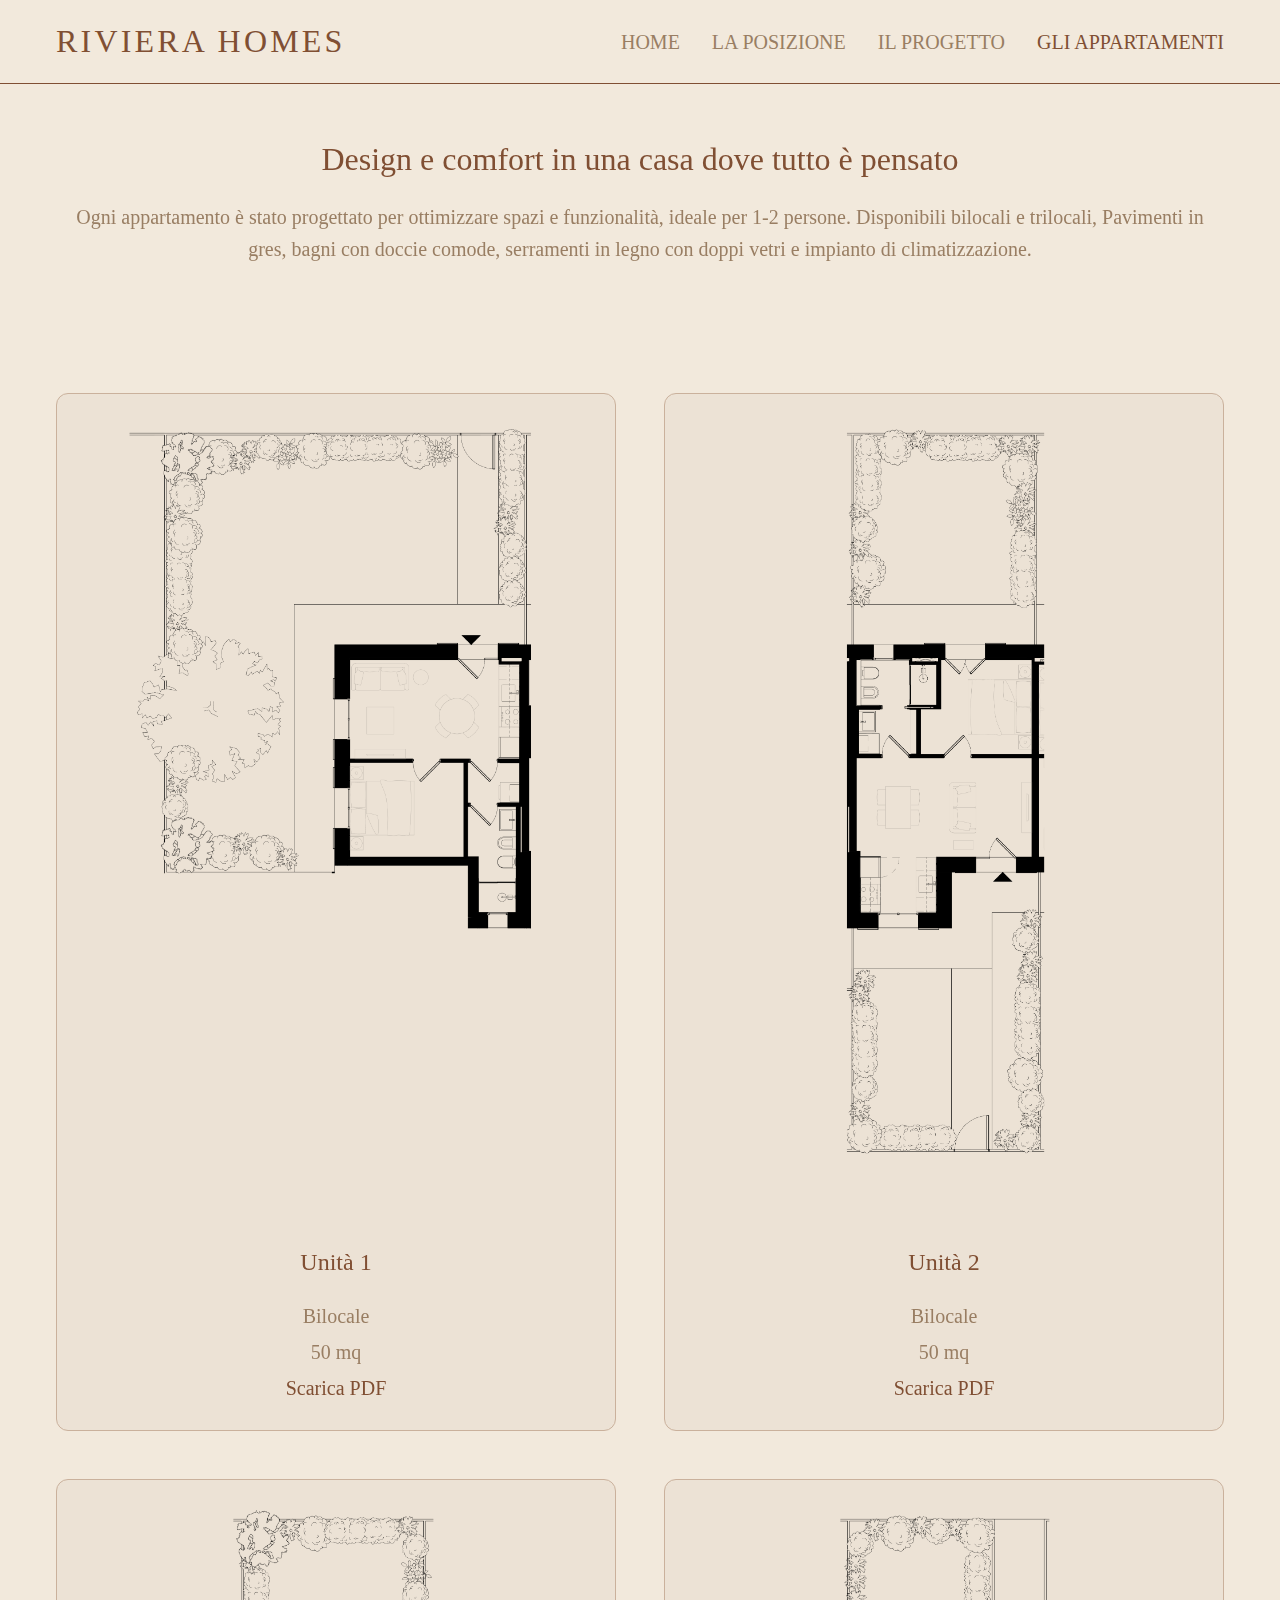
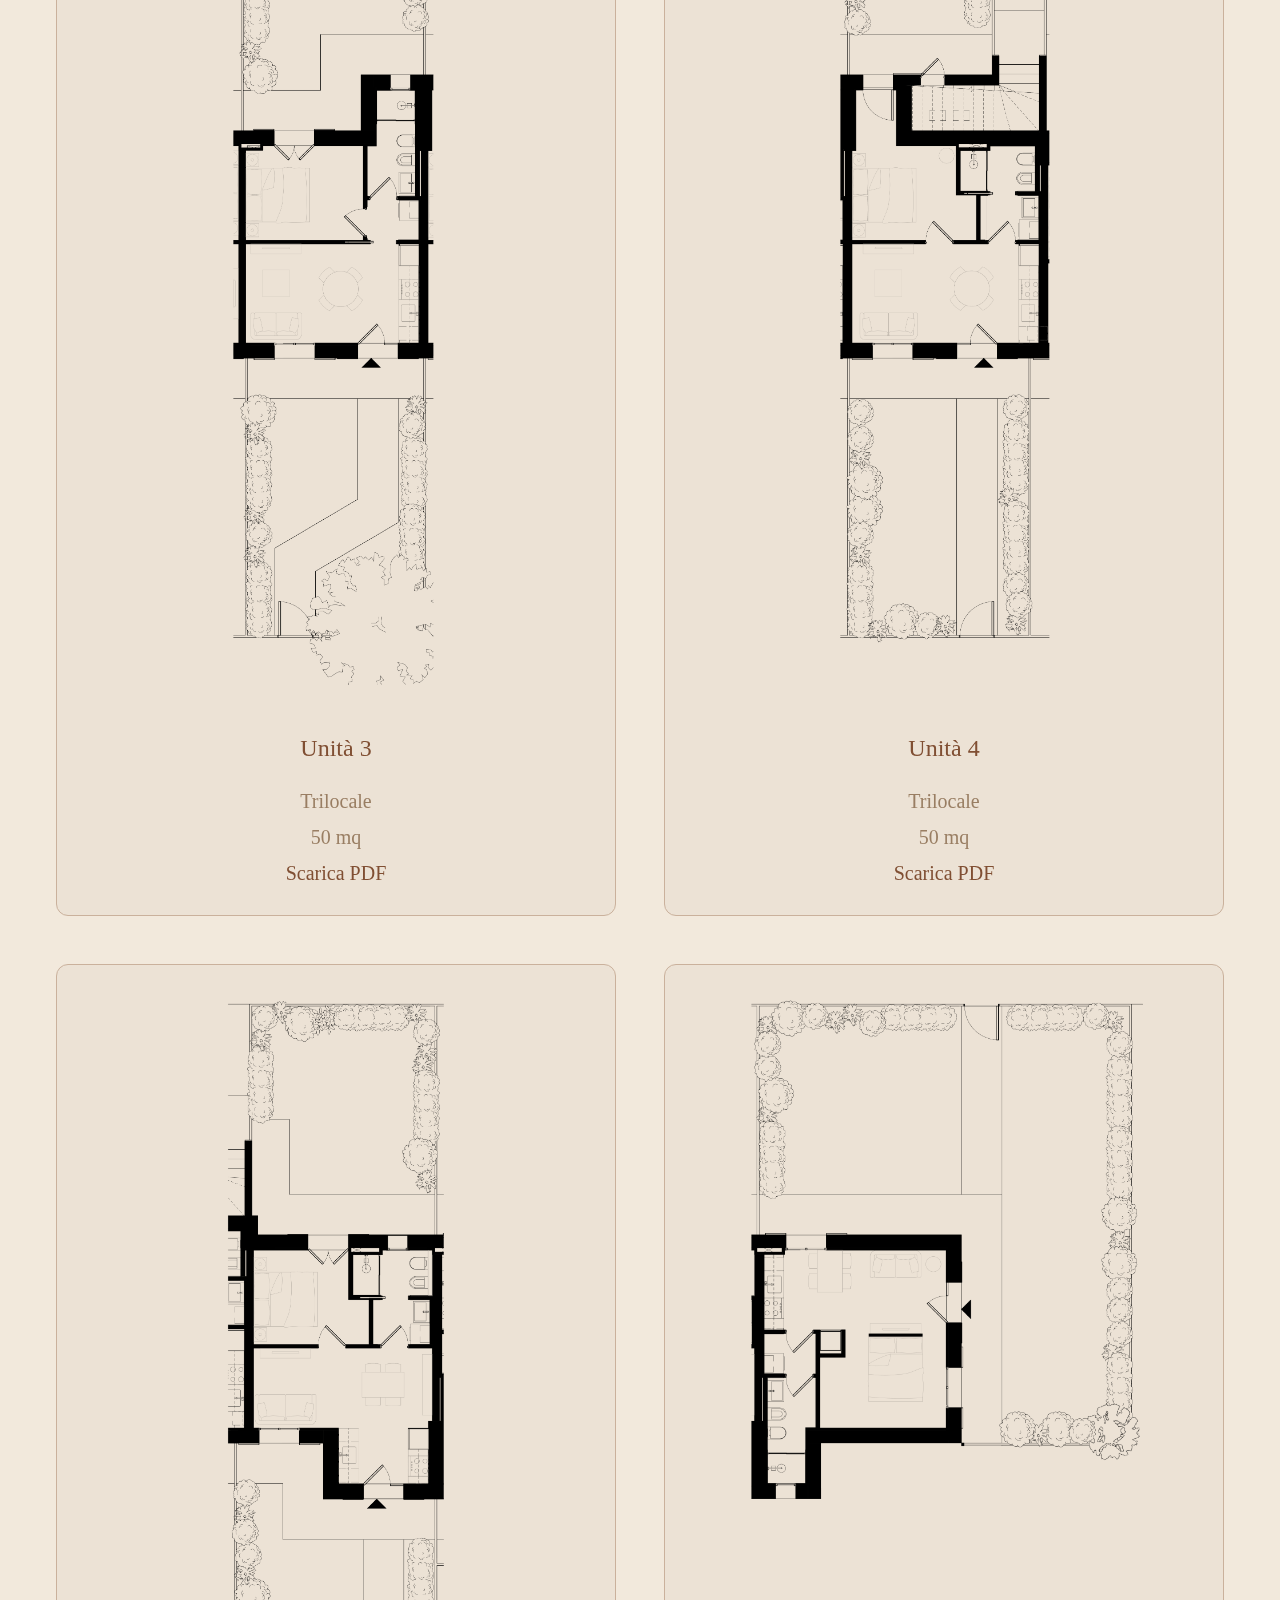
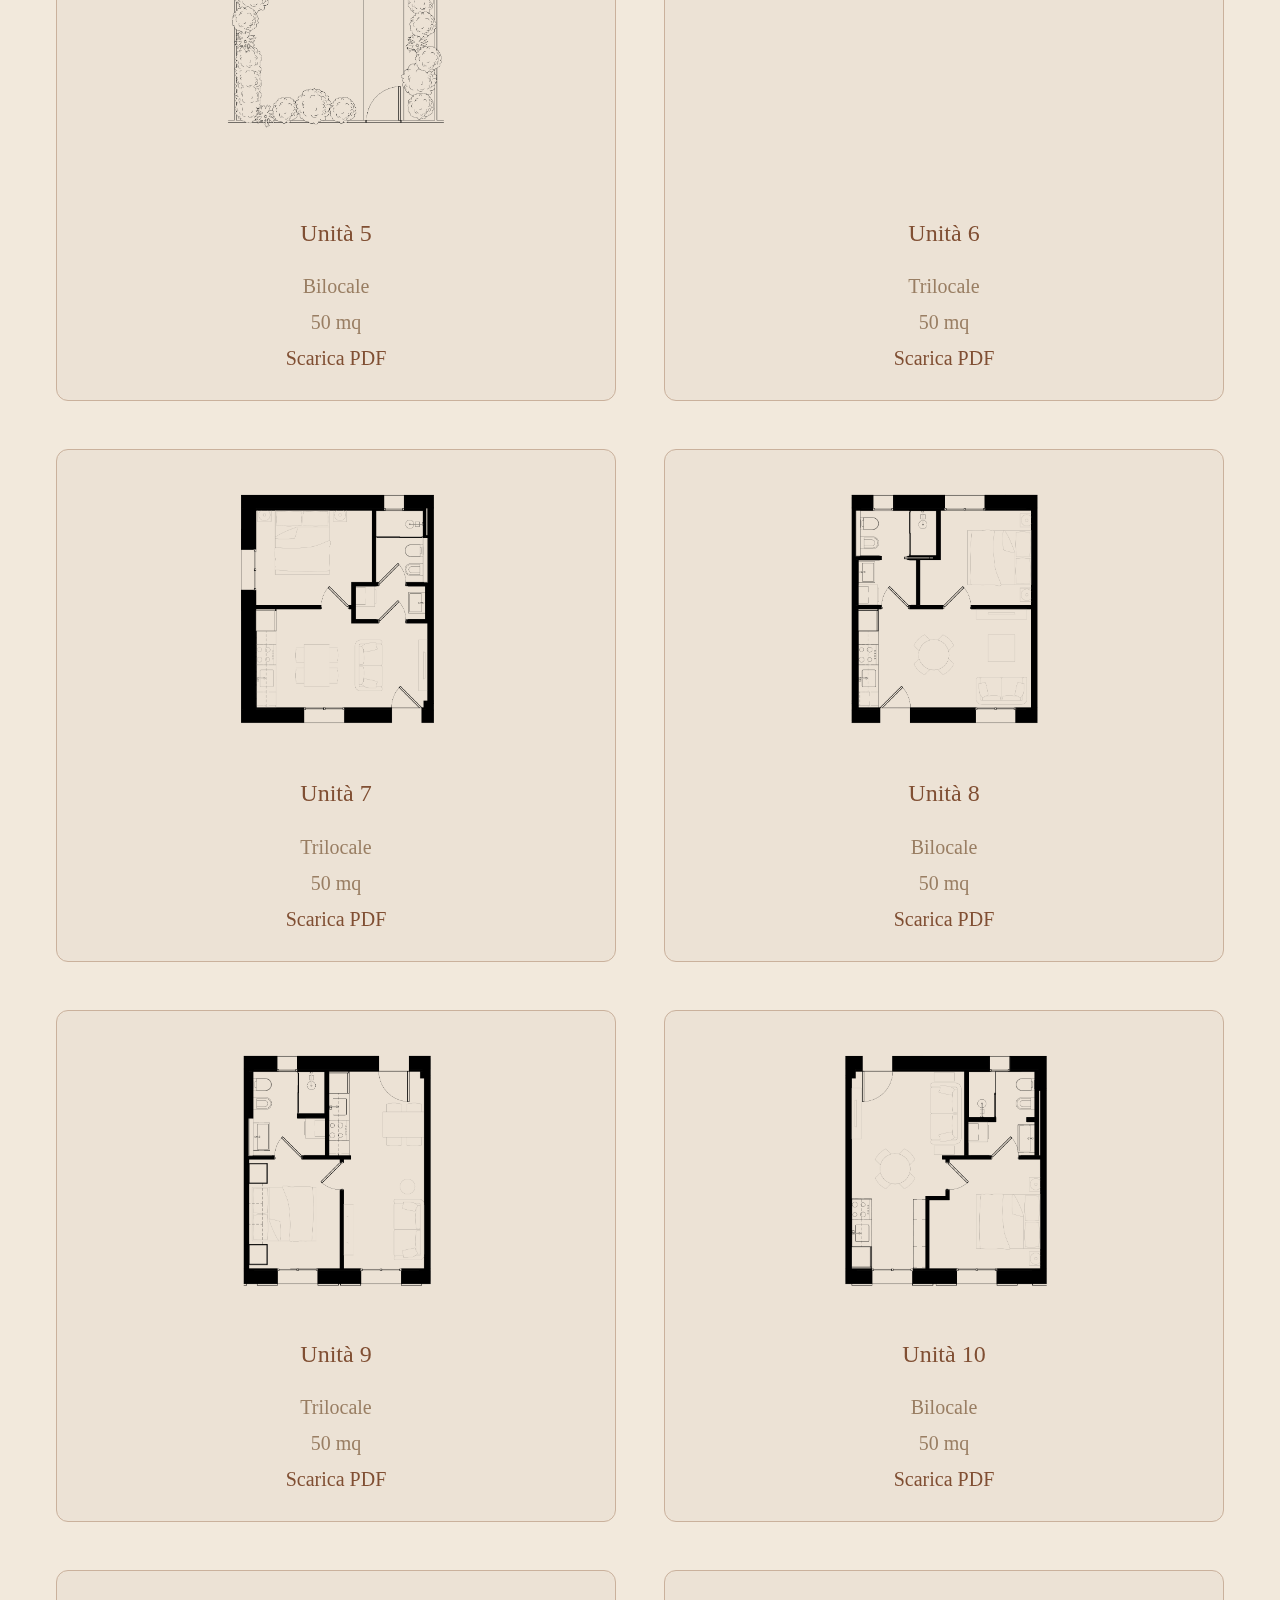
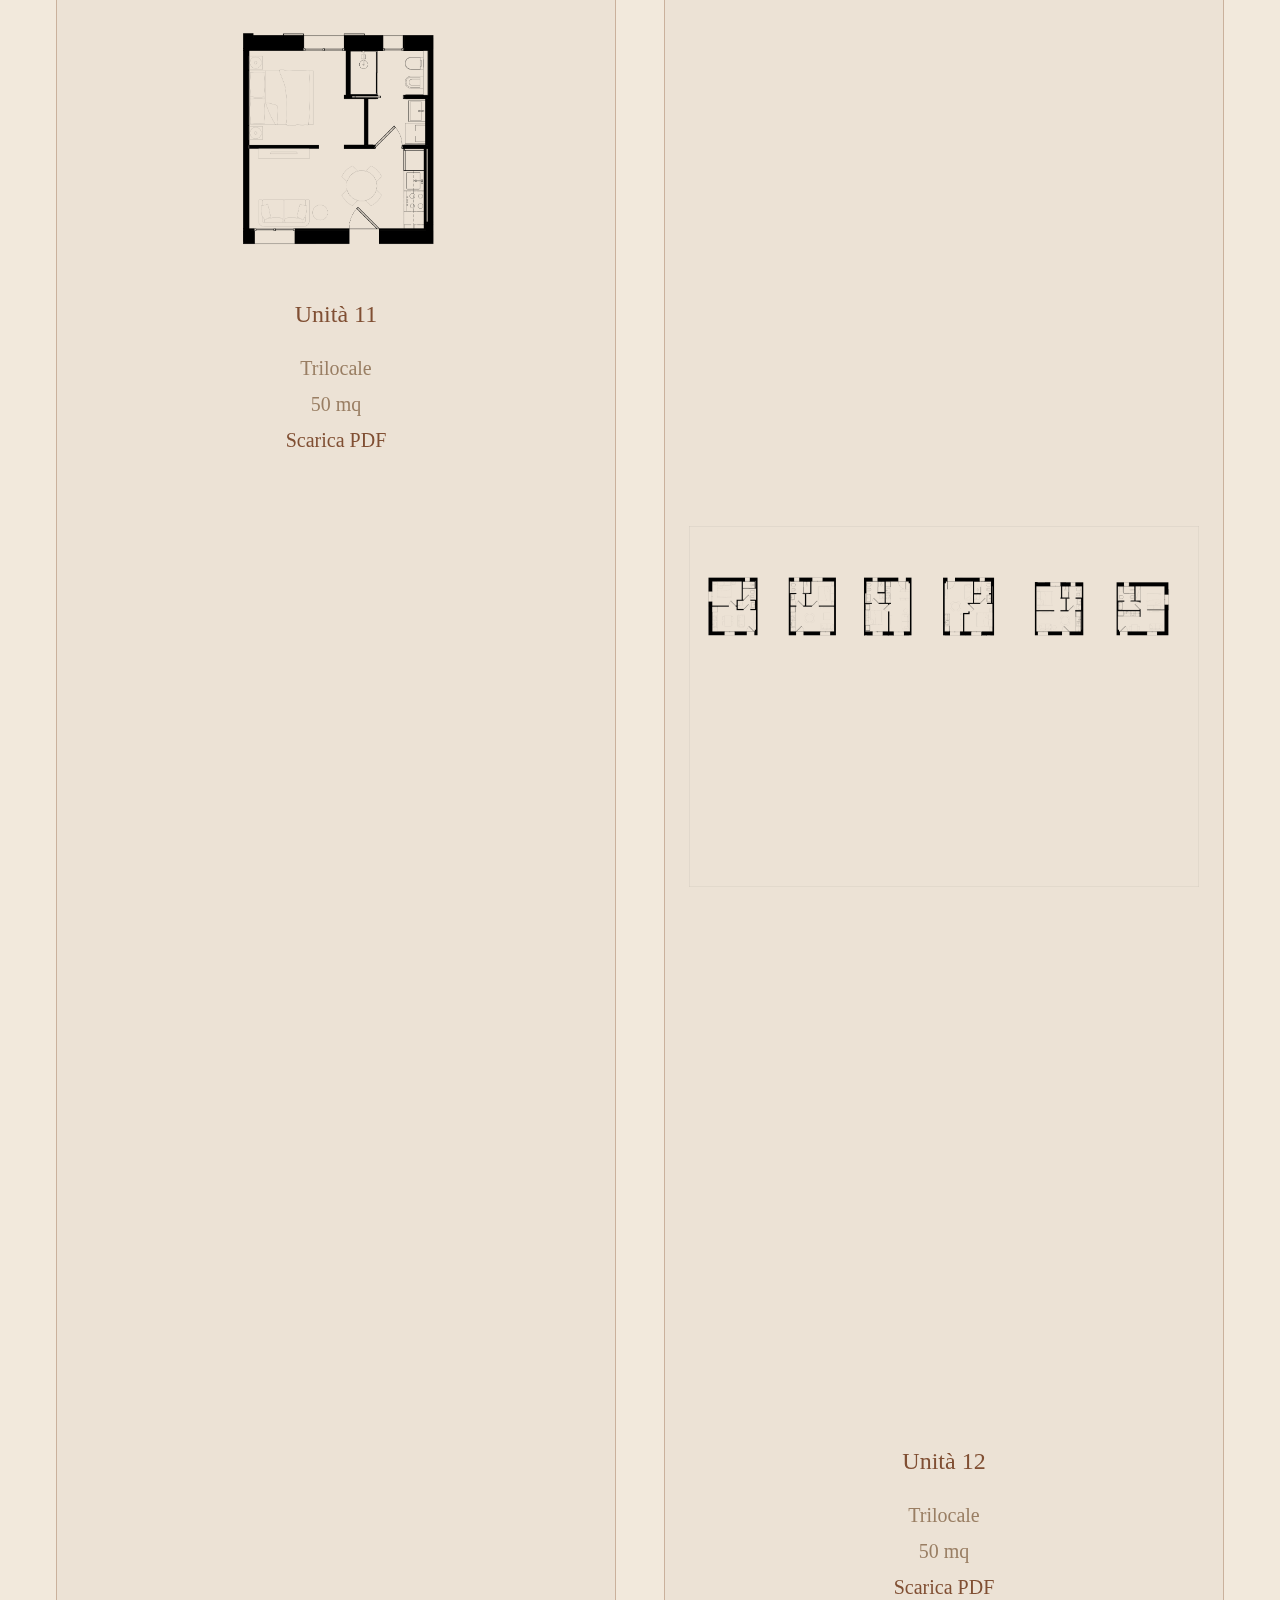
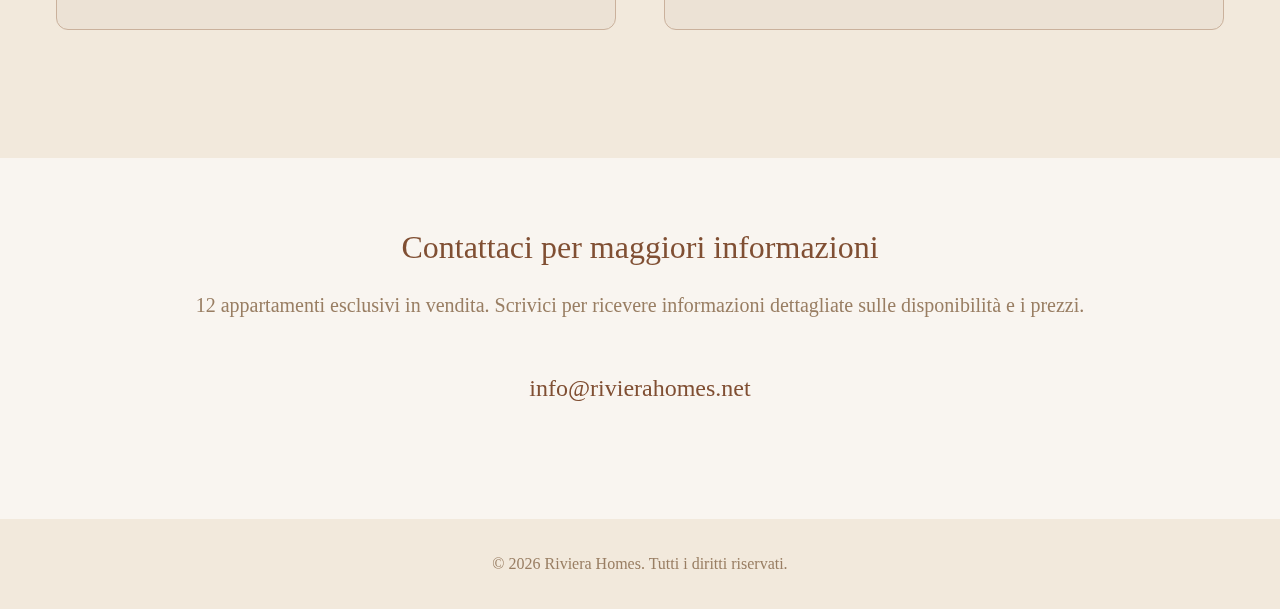
<file: appartamenti.html>
<!doctype html>
<html lang="it">
    <head>
        <meta charset="UTF-8" />
        <meta name="viewport" content="width=device-width, initial-scale=1.0" />
        <title>Gli Appartamenti - Riviera Homes</title>
        <link rel="stylesheet" href="styles.css" />
    </head>
    <body>
        <header>
            <nav class="navbar">
                <div class="container">
                    <div class="nav-wrapper">
                        <div class="logo">
                            <a href="index.html">RIVIERA HOMES</a>
                        </div>
                        <button class="menu-toggle" aria-label="Toggle menu">
                            <span></span>
                            <span></span>
                            <span></span>
                        </button>
                        <ul class="nav-menu">
                            <li><a href="index.html">Home</a></li>
                            <li><a href="posizione.html">La Posizione</a></li>
                            <li><a href="progetto.html">Il Progetto</a></li>
                            <li>
                                <a href="appartamenti.html" class="active"
                                    >Gli Appartamenti</a
                                >
                            </li>
                        </ul>
                    </div>
                </div>
            </nav>
        </header>

        <section class="page-header">
            <div class="container">
                <h2>Design e comfort in una casa dove tutto è pensato</h2>
                <p>
                    Ogni appartamento è stato progettato per ottimizzare spazi e
                    funzionalità, ideale per 1-2 persone. Disponibili bilocali e
                    trilocali, Pavimenti in gres, bagni con doccie comode,
                    serramenti in legno con doppi vetri e impianto di
                    climatizzazione.
                </p>
            </div>
        </section>

        <section class="intro-section">
            <div class="container">
                <div class="units-grid">
                    <div class="unit-card">
                        <img
                            src="images/pianta_1.png"
                            alt="Planimetria Unità 1"
                            class="unit-image"
                        />
                        <h3>Unità 1</h3>
                        <p class="unit-info">
                            Bilocale<br />
                            50 mq<br />
                            <a href="pdf/Unita_1.pdf" class="pdf-link"
                                >Scarica PDF</a
                            >
                        </p>
                    </div>

                    <div class="unit-card">
                        <img
                            src="images/pianta_2.png"
                            alt="Planimetria Unità 2"
                            class="unit-image"
                        />
                        <h3>Unità 2</h3>
                        <p class="unit-info">
                            Bilocale<br />
                            50 mq<br />
                            <a href="pdf/Unita_2.pdf" class="pdf-link"
                                >Scarica PDF</a
                            >
                        </p>
                    </div>

                    <div class="unit-card">
                        <img
                            src="images/pianta_3.png"
                            alt="Planimetria Unità 3"
                            class="unit-image"
                        />
                        <h3>Unità 3</h3>
                        <p class="unit-info">
                            Trilocale<br />
                            50 mq<br />
                            <a href="pdf/Unita_3.pdf" class="pdf-link"
                                >Scarica PDF</a
                            >
                        </p>
                    </div>

                    <div class="unit-card">
                        <img
                            src="images/pianta_4.png"
                            alt="Planimetria Unità 4"
                            class="unit-image"
                        />
                        <h3>Unità 4</h3>
                        <p class="unit-info">
                            Trilocale<br />
                            50 mq<br />
                            <a href="pdf/Unita_4.pdf" class="pdf-link"
                                >Scarica PDF</a
                            >
                        </p>
                    </div>

                    <div class="unit-card">
                        <img
                            src="images/pianta_5.png"
                            alt="Planimetria Unità 5"
                            class="unit-image"
                        />
                        <h3>Unità 5</h3>
                        <p class="unit-info">
                            Bilocale<br />
                            50 mq<br />
                            <a href="pdf/Unita_5.pdf" class="pdf-link"
                                >Scarica PDF</a
                            >
                        </p>
                    </div>

                    <div class="unit-card">
                        <img
                            src="images/pianta_6.png"
                            alt="Planimetria Unità 6"
                            class="unit-image"
                        />
                        <h3>Unità 6</h3>
                        <p class="unit-info">
                            Trilocale<br />
                            50 mq<br />
                            <a href="pdf/Unita_6.pdf" class="pdf-link"
                                >Scarica PDF</a
                            >
                        </p>
                    </div>

                    <div class="unit-card">
                        <img
                            src="images/pianta_7.png"
                            alt="Planimetria Unità 7"
                            class="unit-image unit-image-small"
                        />
                        <h3>Unità 7</h3>
                        <p class="unit-info">
                            Trilocale<br />
                            50 mq<br />
                            <a href="pdf/Unita_7.pdf" class="pdf-link"
                                >Scarica PDF</a
                            >
                        </p>
                    </div>

                    <div class="unit-card">
                        <img
                            src="images/pianta_8.png"
                            alt="Planimetria Unità 8"
                            class="unit-image unit-image-small"
                        />
                        <h3>Unità 8</h3>
                        <p class="unit-info">
                            Bilocale<br />
                            50 mq<br />
                            <a href="pdf/Unita_8.pdf" class="pdf-link"
                                >Scarica PDF</a
                            >
                        </p>
                    </div>

                    <div class="unit-card">
                        <img
                            src="images/pianta_9.png"
                            alt="Planimetria Unità 9"
                            class="unit-image unit-image-small"
                        />
                        <h3>Unità 9</h3>
                        <p class="unit-info">
                            Trilocale<br />
                            50 mq<br />
                            <a href="pdf/Unita_9.pdf" class="pdf-link"
                                >Scarica PDF</a
                            >
                        </p>
                    </div>

                    <div class="unit-card">
                        <img
                            src="images/pianta_10.png"
                            alt="Planimetria Unità 10"
                            class="unit-image unit-image-small"
                        />
                        <h3>Unità 10</h3>
                        <p class="unit-info">
                            Bilocale<br />
                            50 mq<br />
                            <a href="pdf/Unita_10.pdf" class="pdf-link"
                                >Scarica PDF</a
                            >
                        </p>
                    </div>

                    <div class="unit-card">
                        <img
                            src="images/pianta_11.png"
                            alt="Planimetria Unità 11"
                            class="unit-image unit-image-small"
                        />
                        <h3>Unità 11</h3>
                        <p class="unit-info">
                            Trilocale<br />
                            50 mq<br />
                            <a href="pdf/Unita_11.pdf" class="pdf-link"
                                >Scarica PDF</a
                            >
                        </p>
                    </div>

                    <div class="unit-card">
                        <img
                            src="images/pianta_12.png"
                            alt="Planimetria Unità 12"
                            class="unit-image unit-image-large"
                        />
                        <h3>Unità 12</h3>
                        <p class="unit-info">
                            Trilocale<br />
                            50 mq<br />
                            <a href="pdf/Unita_12.pdf" class="pdf-link"
                                >Scarica PDF</a
                            >
                        </p>
                    </div>
                </div>
            </div>
        </section>

        <section id="bottom" class="bottom-section">
            <div class="container">
                <h2>Contattaci per maggiori informazioni</h2>
                <p>
                    12 appartamenti esclusivi in vendita. Scrivici per ricevere
                    informazioni dettagliate sulle disponibilità e i prezzi.
                </p>
                <p class="contact-info">
                    <a
                        href="#"
                        class="email-link"
                        data-user="info"
                        data-domain="rivierahomes"
                        data-tld="net"
                    ></a>
                </p>
            </div>
        </section>

        <footer>
            <div class="container">
                <p>&copy; 2026 Riviera Homes. Tutti i diritti riservati.</p>
            </div>
        </footer>

        <script src="script.js"></script>
    </body>
</html>
</file>
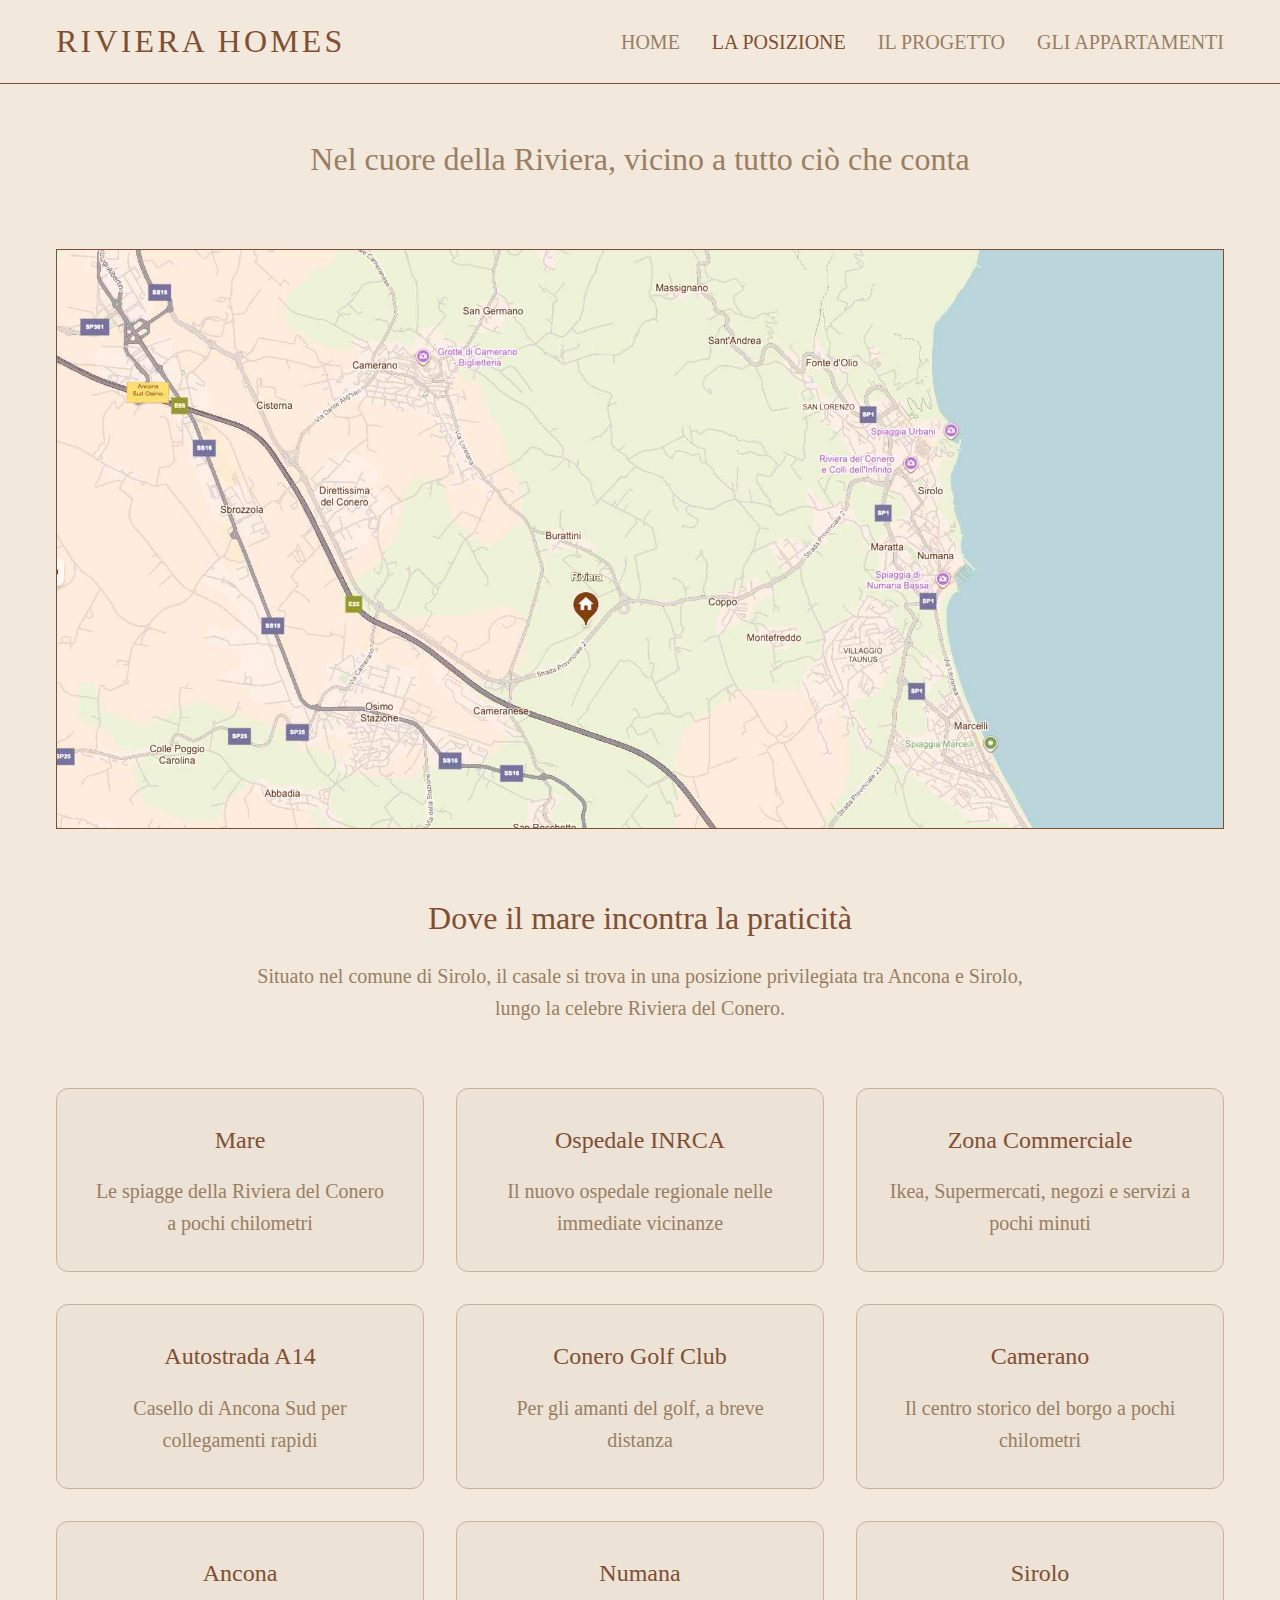
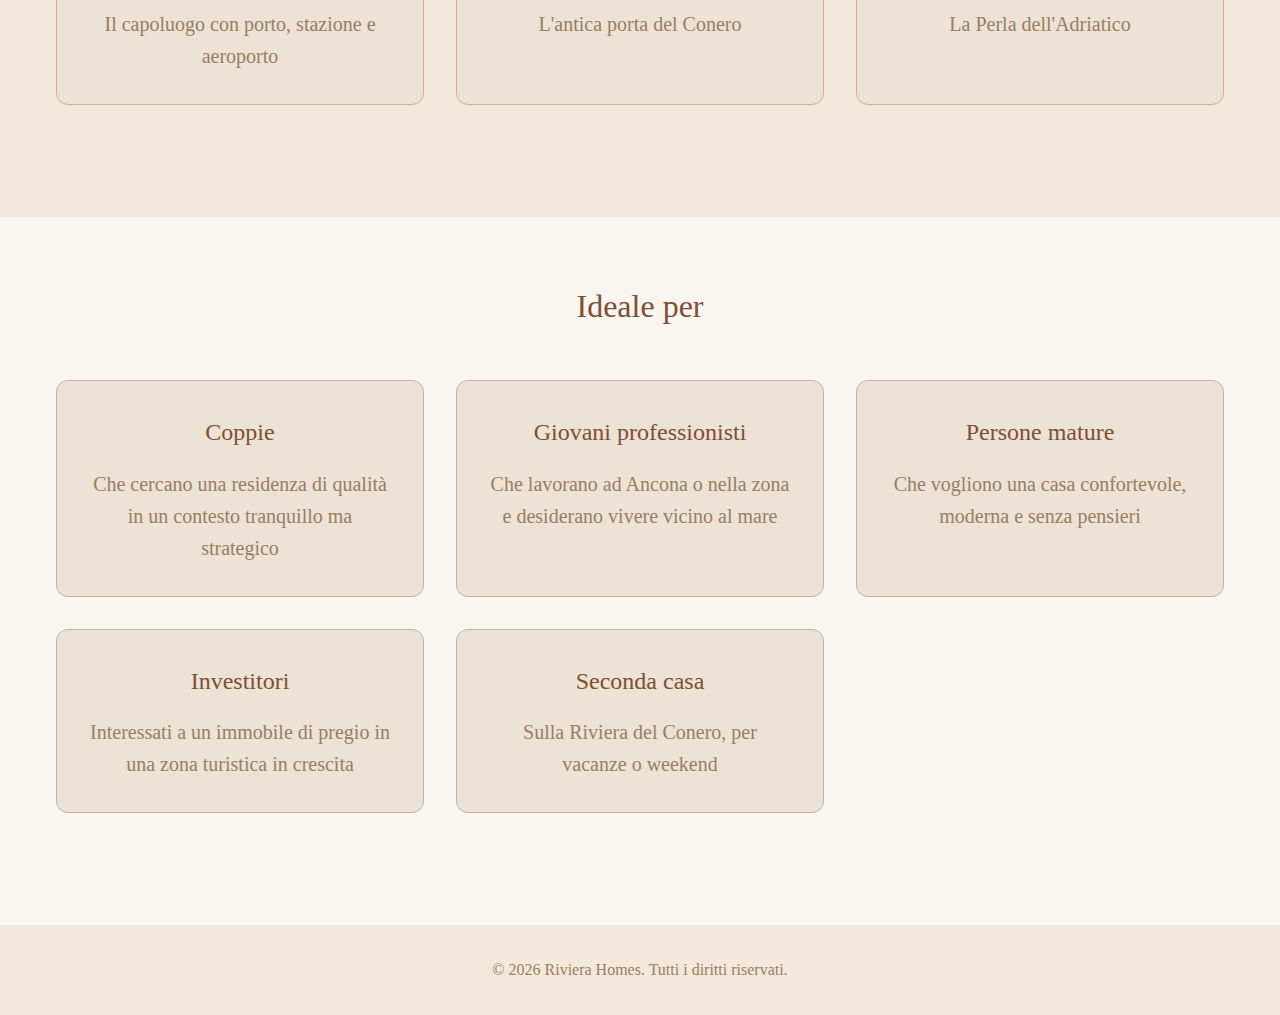
<file: posizione.html>
<!doctype html>
<html lang="it">
    <head>
        <meta charset="UTF-8" />
        <meta name="viewport" content="width=device-width, initial-scale=1.0" />
        <title>La Posizione - Riviera Homes</title>
        <link rel="stylesheet" href="styles.css" />
    </head>
    <body>
        <header>
        <nav class="navbar">
            <div class="container">
                <div class="nav-wrapper">
                    <div class="logo">
                        <a href="index.html">RIVIERA HOMES</a>
                    </div>
                    <button class="menu-toggle" aria-label="Toggle menu">
                        <span></span>
                        <span></span>
                        <span></span>
                    </button>
                    <ul class="nav-menu">
                        <li><a href="index.html">Home</a></li>
                        <li>
                            <a href="posizione.html" class="active"
                                >La Posizione</a
                            >
                        </li>
                        <li><a href="progetto.html">Il Progetto</a></li>
                        <li>
                            <a href="appartamenti.html">Gli Appartamenti</a>
                        </li>
                    </ul>
                </div>
            </div>
        </nav>
        </header>

        <section class="page-header">
            <div class="container">
                <p class="tagline">
                    Nel cuore della Riviera, vicino a tutto ciò che conta
                </p>
                <img src="images/mappa.jpg" alt="Mappa" class="image" />
            </div>
        </section>
        <section class="intro-section">
            <div class="container">
                <h2>Dove il mare incontra la praticità</h2>
                <p>
                    Situato nel comune di Sirolo, il casale si trova in una
                    posizione privilegiata tra Ancona e Sirolo, lungo la celebre
                    Riviera del Conero.
                </p>

                <div class="features-grid">
                    <div class="feature">
                        <h3>Mare</h3>
                        <p>
                            Le spiagge della Riviera del Conero a pochi
                            chilometri
                        </p>
                    </div>
                    <div class="feature">
                        <h3>Ospedale INRCA</h3>
                        <p>
                            Il nuovo ospedale regionale nelle immediate
                            vicinanze
                        </p>
                    </div>
                    <div class="feature">
                        <h3>Zona Commerciale</h3>
                        <p>
                            Ikea, Supermercati, negozi e servizi a pochi minuti
                        </p>
                    </div>
                    <div class="feature">
                        <h3>Autostrada A14</h3>
                        <p>Casello di Ancona Sud per collegamenti rapidi</p>
                    </div>
                    <div class="feature">
                        <h3>Conero Golf Club</h3>
                        <p>Per gli amanti del golf, a breve distanza</p>
                    </div>
                    <div class="feature">
                        <h3>Camerano</h3>
                        <p>Il centro storico del borgo a pochi chilometri</p>
                    </div>
                    <div class="feature">
                        <h3>Ancona</h3>
                        <p>Il capoluogo con porto, stazione e aeroporto</p>
                    </div>
                    <div class="feature">
                        <h3>Numana</h3>
                        <p>L'antica porta del Conero</p>
                    </div>
                    <div class="feature">
                        <h3>Sirolo</h3>
                        <p>La Perla dell'Adriatico</p>
                    </div>
                </div>
        </section>
        <section id="bottom" class="bottom-section">
                <div class="container">
                    <h2>Ideale per</h2>
                    <div class="features-grid">
                        <div class="feature">
                            <h3>Coppie</h3>
                            <p>
                                Che cercano una residenza di qualità in un
                                contesto tranquillo ma strategico
                            </p>
                        </div>
                        <div class="feature">
                            <h3>Giovani professionisti</h3>
                            <p>
                                Che lavorano ad Ancona o nella zona e desiderano
                                vivere vicino al mare
                            </p>
                        </div>
                        <div class="feature">
                            <h3>Persone mature</h3>
                            <p>
                                Che vogliono una casa confortevole, moderna e
                                senza pensieri
                            </p>
                        </div>
                        <div class="feature">
                            <h3>Investitori</h3>
                            <p>
                                Interessati a un immobile di pregio in una zona
                                turistica in crescita
                            </p>
                        </div>
                        <div class="feature">
                            <h3>Seconda casa</h3>
                            <p>
                                Sulla Riviera del Conero, per vacanze o weekend
                            </p>
                        </div>
                    </div>
                </div>
            </div>
        </section>

        <footer>
            <div class="container">
                <p>&copy; 2026 Riviera Homes. Tutti i diritti riservati.</p>
            </div>
        </footer>

        <script src="script.js"></script>
    </body>
</html>
</file>
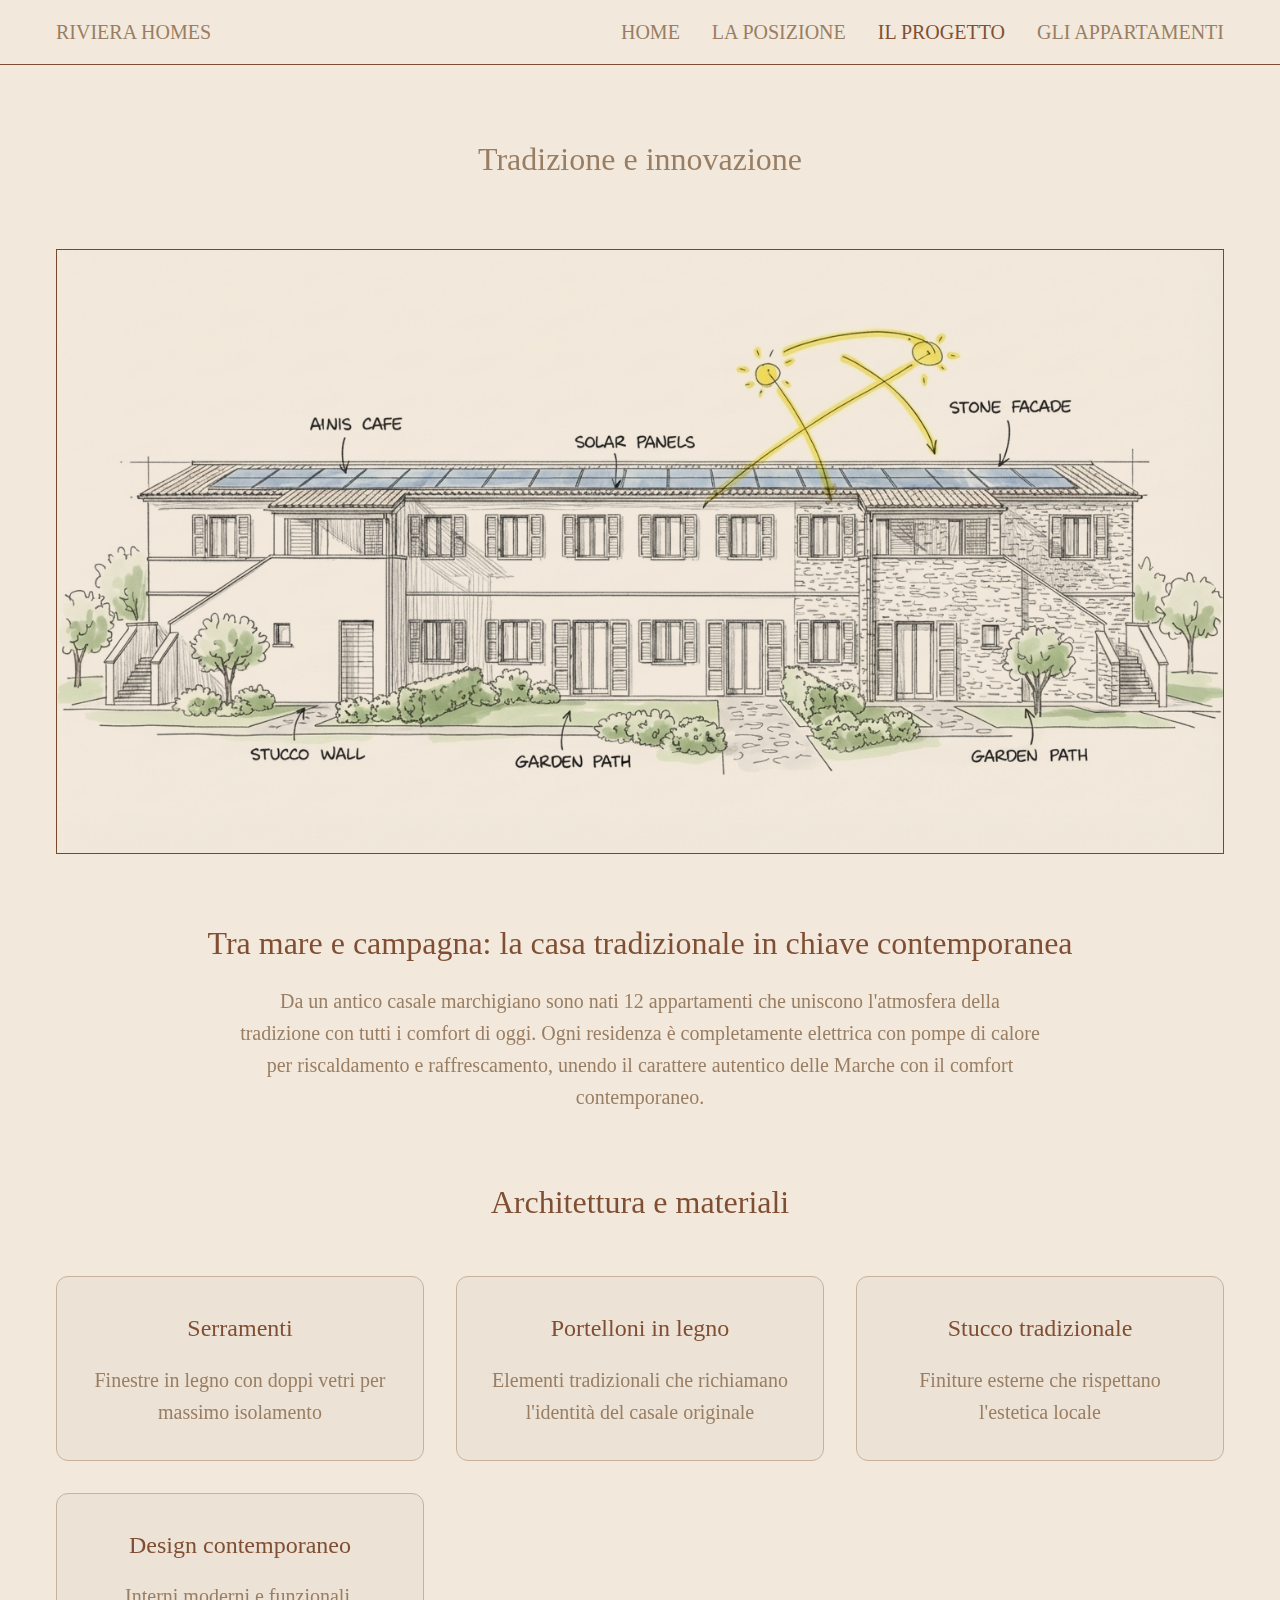
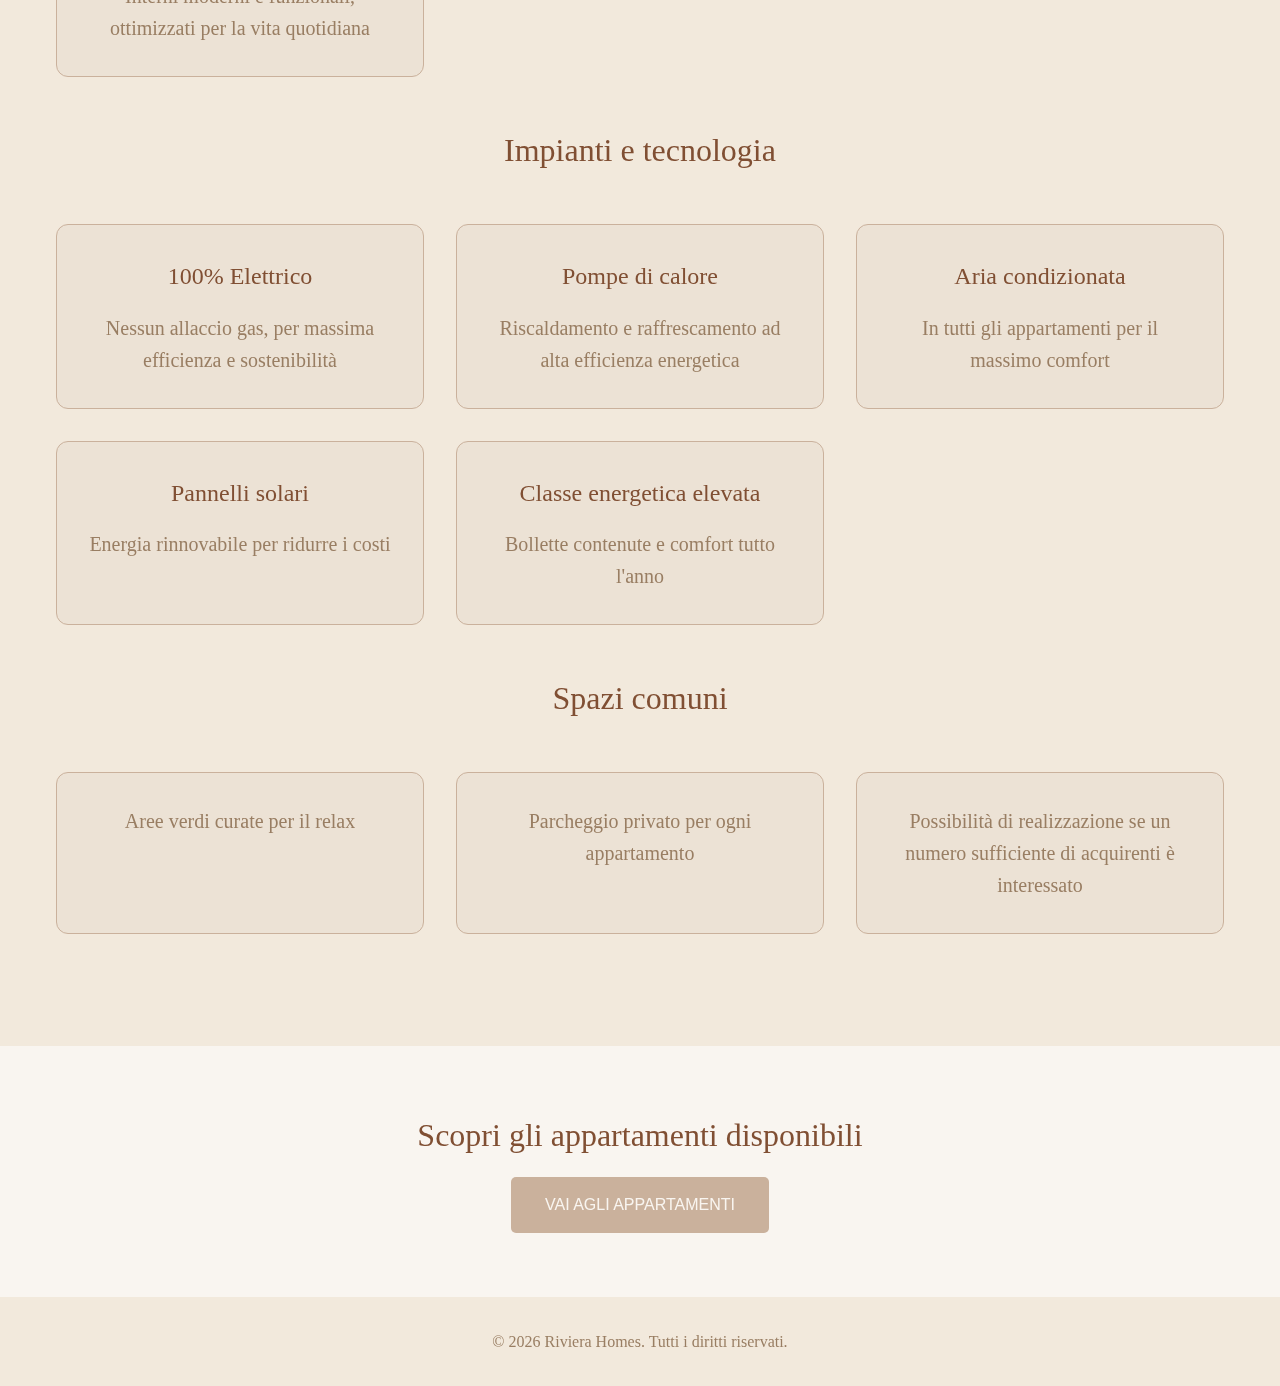
<file: progetto.html>
<!doctype html>
<html lang="it">
    <head>
        <meta charset="UTF-8" />
        <meta name="viewport" content="width=device-width, initial-scale=1.0" />
        <title>Il Progetto - Riviera Homes</title>
        <link rel="stylesheet" href="styles.css" />
    </head>
    <body>
        <nav class="navbar">
            <div class="container">
                <div class="nav-wrapper">
                    <div class="logo">RIVIERA HOMES</div>
                    <button class="menu-toggle" aria-label="Toggle menu">
                        <span></span>
                        <span></span>
                        <span></span>
                    </button>
                    <ul class="nav-menu">
                        <li><a href="index.html">Home</a></li>
                        <li><a href="posizione.html">La Posizione</a></li>
                        <li>
                            <a href="progetto.html" class="active"
                                >Il Progetto</a
                            >
                        </li>
                        <li>
                            <a href="appartamenti.html">Gli Appartamenti</a>
                        </li>
                    </ul>
                </div>
            </div>
        </nav>

        <section class="page-header">
            <div class="container">
                <p class="tagline">Tradizione e innovazione</p>
                <img
                    src="images/progetto.png"
                    alt="Mappa"
                    class="image progetto-image"
                />
            </div>
        </section>

        <section class="intro-section">
            <div class="container">
                <h2>
                    Tra mare e campagna: la casa tradizionale in chiave
                    contemporanea
                </h2>
                <p>
                    Da un antico casale marchigiano sono nati 12 appartamenti
                    che uniscono l'atmosfera della tradizione con tutti i
                    comfort di oggi. Ogni residenza è completamente elettrica
                    con pompe di calore per riscaldamento e raffrescamento,
                    unendo il carattere autentico delle Marche con il comfort
                    contemporaneo.
                </p>
                <h2>Architettura e materiali</h2>
                <div class="features-grid">
                    <div class="feature">
                        <h3>Serramenti</h3>
                        <p>
                            Finestre in legno con doppi vetri per massimo
                            isolamento
                        </p>
                    </div>
                    <div class="feature">
                        <h3>Portelloni in legno</h3>
                        <p>
                            Elementi tradizionali che richiamano l'identità del
                            casale originale
                        </p>
                    </div>
                    <div class="feature">
                        <h3>Stucco tradizionale</h3>
                        <p>Finiture esterne che rispettano l'estetica locale</p>
                    </div>
                    <div class="feature">
                        <h3>Design contemporaneo</h3>
                        <p>
                            Interni moderni e funzionali, ottimizzati per la
                            vita quotidiana
                        </p>
                    </div>
                </div>
                <h2>Impianti e tecnologia</h2>
                <div class="features-grid">
                    <div class="feature">
                        <h3>100% Elettrico</h3>
                        <p>
                            Nessun allaccio gas, per massima efficienza e
                            sostenibilità
                        </p>
                    </div>
                    <div class="feature">
                        <h3>Pompe di calore</h3>
                        <p>
                            Riscaldamento e raffrescamento ad alta efficienza
                            energetica
                        </p>
                    </div>
                    <div class="feature">
                        <h3>Aria condizionata</h3>
                        <p>In tutti gli appartamenti per il massimo comfort</p>
                    </div>
                    <div class="feature">
                        <h3>Pannelli solari</h3>
                        <p>Energia rinnovabile per ridurre i costi</p>
                    </div>
                    <div class="feature">
                        <h3>Classe energetica elevata</h3>
                        <p>Bollette contenute e comfort tutto l'anno</p>
                    </div>
                </div>
                <h2>Spazi comuni</h2>
                <div class="features-grid">
                    <div class="feature">
                        <p>Aree verdi curate per il relax</p>
                    </div>
                    <div class="feature">
                        <p>Parcheggio privato per ogni appartamento</p>
                    </div>
                    <div class="feature">
                        <p>
                            Possibilità di realizzazione se un numero
                            sufficiente di acquirenti è interessato
                        </p>
                    </div>
                </div>
            </div>
        </section>

        <section id="bottom" class="bottom-section">
            <div class="container">
                <h2>Scopri gli appartamenti disponibili</h2>
                <a href="appartamenti.html" class="btn btn-primary">
                    Vai agli appartamenti
                </a>
            </div>
        </section>

        <footer>
            <div class="container">
                <p>&copy; 2026 Riviera Homes. Tutti i diritti riservati.</p>
            </div>
        </footer>

        <script src="script.js"></script>
    </body>
</html>
</file>
<file: styles.css>
:root {
    /* Colors */
    --color-background: rgb(242, 233, 220);
    --color-background-alt: rgb(249, 245, 240);
    --color-background-dark: rgb(236 226 213);
    --color-text: rgb(153 126 99);
    --color-primary: rgb(128 79 51);
    --color-secondary: rgb(202, 177, 156);
    --color-light: rgb(249, 245, 240);

    /* Font Sizes */
    --font-size-sm: 1rem;
    --font-size-base: 1.25rem;
    --font-size-lg: 1.5rem;
    --font-size-xl: 2rem;
    --font-size-2xl: 3.5rem;

    /* Spacing */
    --spacing-sm: 1rem;
    --spacing-md: 1.5rem;
    --spacing-lg: 2rem;
    --spacing-xl: 3rem;
    --spacing-2xl: 4rem;
}

/* Reset and base styles */
* {
    margin: 0;
    padding: 0;
    box-sizing: border-box;
}

html {
    font-size: 100%;
}

body {
    font-family: "Times New Roman", Times, serif, sans-serif;
    line-height: 1.6;
    color: var(--color-text);
    background-color: var(--color-background);
    font-size: var(--font-size-base);
}

/* Typography */
h1,
h2,
h3 {
    color: var(--color-primary);
    font-weight: 400;
}
h1 {
    font-size: var(--font-size-2xl);
}
h2 {
    font-size: var(--font-size-xl);
    text-align: center;
    margin-bottom: var(--spacing-sm);
}
h3 {
    font-size: var(--font-size-lg);
    margin-bottom: var(--spacing-sm);
}
/* Layout */
.container {
    max-width: 1200px;
    margin: 0 auto;
    padding: 0 var(--spacing-sm);
}

/* Navigation */
.navbar {
    position: fixed;
    top: 0;
    left: 0;
    right: 0;
    z-index: 1000;
    background-color: var(--color-background);
    text-transform: uppercase;
    border-bottom: 1px solid var(--color-primary);
}

.nav-wrapper {
    display: flex;
    justify-content: space-between;
    align-items: center;
    padding: var(--spacing-sm) 0;
}

.logo a {
    font-size: var(--font-size-xl);
    color: var(--color-primary);
    letter-spacing: 0.1em;
    text-decoration: none;
}

.nav-menu {
    display: flex;
    list-style: none;
    gap: var(--spacing-lg);
}

.nav-menu a {
    text-decoration: none;
    color: var(--color-text);
    font-weight: 500;
    transition: color 0.3s;
}

.nav-menu a:hover,
.nav-menu a.active {
    color: var(--color-primary);
}

.menu-toggle {
    display: none;
    flex-direction: column;
    background: none;
    border: none;
    cursor: pointer;
    padding: 0;
}

.menu-toggle span {
    width: 25px;
    height: 3px;
    background-color: var(--color-primary);
    margin: 3px 0;
    transition: 0.3s;
}

/* Hero Section */
.hero {
    position: relative;
    height: 100vh;
    min-height: 600px;
    display: flex;
    align-items: flex-start;
    justify-content: center;
    overflow: hidden;
    padding-top: 120px;
}

.hero-image {
    position: absolute;
    top: 0;
    left: 0;
    width: 100%;
    height: 100%;
    object-fit: cover;
    z-index: -1;
}

.hero::after {
    content: "";
    position: absolute;
    top: 0;
    left: 0;
    width: 100%;
    height: 100%;
    background: rgba(0, 0, 0, 0.3);
    z-index: 0;
}

.hero-content {
    position: relative;
    z-index: 1;
    text-align: center;
    padding: var(--spacing-lg);
}

.hero-content h1 {
    margin-bottom: 0.2rem;
    color: var(--color-light);
}

.hero-content p {
    font-size: var(--font-size-lg);
    margin-bottom: var(--spacing-lg);
    font-weight: 400;
    color: var(--color-light);
    font-style: italic;
}

.cta-buttons {
    display: flex;
    gap: var(--spacing-sm);
    justify-content: center;
    flex-wrap: wrap;
}

/* Buttons */
.btn {
    display: inline-block;
    padding: 0.8rem var(--spacing-lg);
    text-decoration: none;
    border-radius: 5px;
    font-weight: 400;
    transition: all 0.3s;
    border: 2px solid transparent;
    font-family: Arial, Helvetica, sans-serif;
    text-transform: uppercase;
    font-size: var(--font-size-sm);
}

.btn-primary {
    background-color: var(--color-secondary);
    color: var(--color-light);
}

.btn-primary:hover {
    background-color: var(--color-primary);
    transform: translateY(-2px);
}

.btn-secondary {
    background-color: var(--color-light);
    color: var(--color-primary);
}

.btn-secondary:hover {
    background-color: var(--color-background);
    transform: translateY(-2px);
}

/* Page Sections */
.page-header {
    padding: var(--spacing-2xl) 0 0 0;
    text-align: center;
    margin-top: 70px;
}

.page-header .tagline {
    font-size: var(--font-size-xl);
}

.intro-section {
    padding: var(--spacing-2xl) 0;
}

.intro-section > .container > p {
    text-align: center;
    max-width: 800px;
    margin: 0 auto var(--spacing-2xl);
}

.bottom-section {
    padding: var(--spacing-2xl) 0;
    background-color: var(--color-background-alt);
    text-align: center;
}

.bottom-section > .container > p {
    margin-bottom: var(--spacing-xl);
}

/* Images */
.image {
    display: block;
    margin-top: var(--spacing-2xl);
    max-width: 100%;
    height: auto;
    border: 1px solid var(--color-primary);
}

.progetto-image {
    mix-blend-mode: multiply;
}

/* Grid Layouts */
.features-grid {
    display: grid;
    grid-template-columns: repeat(auto-fit, minmax(300px, 1fr));
    gap: var(--spacing-lg);
    margin: var(--spacing-xl) 0;
}

.feature {
    padding: var(--spacing-lg);
    text-align: center;
    border: 1px solid var(--color-secondary);
    background-color: var(--color-background-dark);
    border-radius: 12px;
}

/* Units Grid */
.units-grid {
    display: grid;
    grid-template-columns: repeat(2, 1fr);
    gap: var(--spacing-xl);
    margin: var(--spacing-2xl) 0;
}

.unit-card {
    text-align: center;
    border: 1px solid var(--color-secondary);
    border-radius: 12px;
    background-color: var(--color-background-dark);
    padding: var(--spacing-md);
}

.unit-image {
    width: 100%;
    height: 800px;
    object-fit: contain;
    margin-bottom: var(--spacing-sm);
    mix-blend-mode: multiply;
}

.unit-image-small {
    height: 275px;
}

.unit-image-large {
    height: 1422px;
}

.unit-info {
    margin: 0;
    line-height: 1.8;
}

.pdf-link {
    color: var(--color-primary);
    text-decoration: none;
    font-weight: 500;
    transition: color 0.3s ease;
}

.pdf-link:hover {
    color: var(--color-secondary);
    text-decoration: underline;
}

/* Contact Info */
.contact-info {
    margin-top: var(--spacing-lg);
    font-size: var(--font-size-lg);
}

.email-link {
    color: var(--color-primary);
    text-decoration: none;
    font-weight: 500;
    transition: color 0.3s ease;
}

.email-link:hover {
    color: var(--color-secondary);
    text-decoration: underline;
}

/* Footer */
footer {
    background-color: var(--color-background);
    padding: var(--spacing-lg) 0;
    text-align: center;
    font-size: var(--font-size-sm);
}

/* Responsive Design */
@media (max-width: 768px) {
    .menu-toggle {
        display: flex;
    }

    .nav-menu {
        position: absolute;
        top: 100%;
        left: 0;
        right: 0;
        background-color: var(--color-background);
        flex-direction: column;
        gap: 0;
        padding: 0;
        box-shadow: 0 5px 10px rgba(0, 0, 0, 0.1);
        max-height: 0;
        overflow: hidden;
        transition: max-height 0.3s ease;
    }

    .nav-menu.active {
        max-height: 300px;
    }

    .nav-menu li {
        border-bottom: 1px solid var(--color-primary);
    }

    .nav-menu a {
        display: block;
        padding: var(--spacing-sm) var(--spacing-md);
    }
    .logo a {
        font-size: var(--font-size-lg);
    }

    .hero {
        padding-top: 100px;
    }

    .hero-content h1 {
        font-size: var(--font-size-xl);
    }

    .hero-content p {
        font-size: var(--font-size-base);
    }

    h1 {
        font-size: var(--font-size-xl);
    }

    .cta-buttons {
        flex-direction: column;
        align-items: center;
    }

    .features-grid,
    .units-grid {
        grid-template-columns: 1fr;
    }

    .unit-image {
        height: 600px;
    }

    .unit-image-small {
        height: 206px;
    }

    .unit-image-large {
        height: 1066px;
    }
}

@media (max-width: 480px) {
    .hero {
        height: 60vh;
        min-height: 400px;
    }

    .hero-content h1 {
        font-size: var(--font-size-lg);
    }

    .hero-content p {
        font-size: var(--font-size-lg);
    }

    h1 {
        font-size: var(--font-size-lg);
    }

    .btn {
        padding: 0.6rem var(--spacing-md);
        font-size: 0.9rem;
    }

    .unit-image {
        height: 500px;
    }

    .unit-image-small {
        height: 172px;
    }

    .unit-image-large {
        height: 889px;
    }
}
</file>
